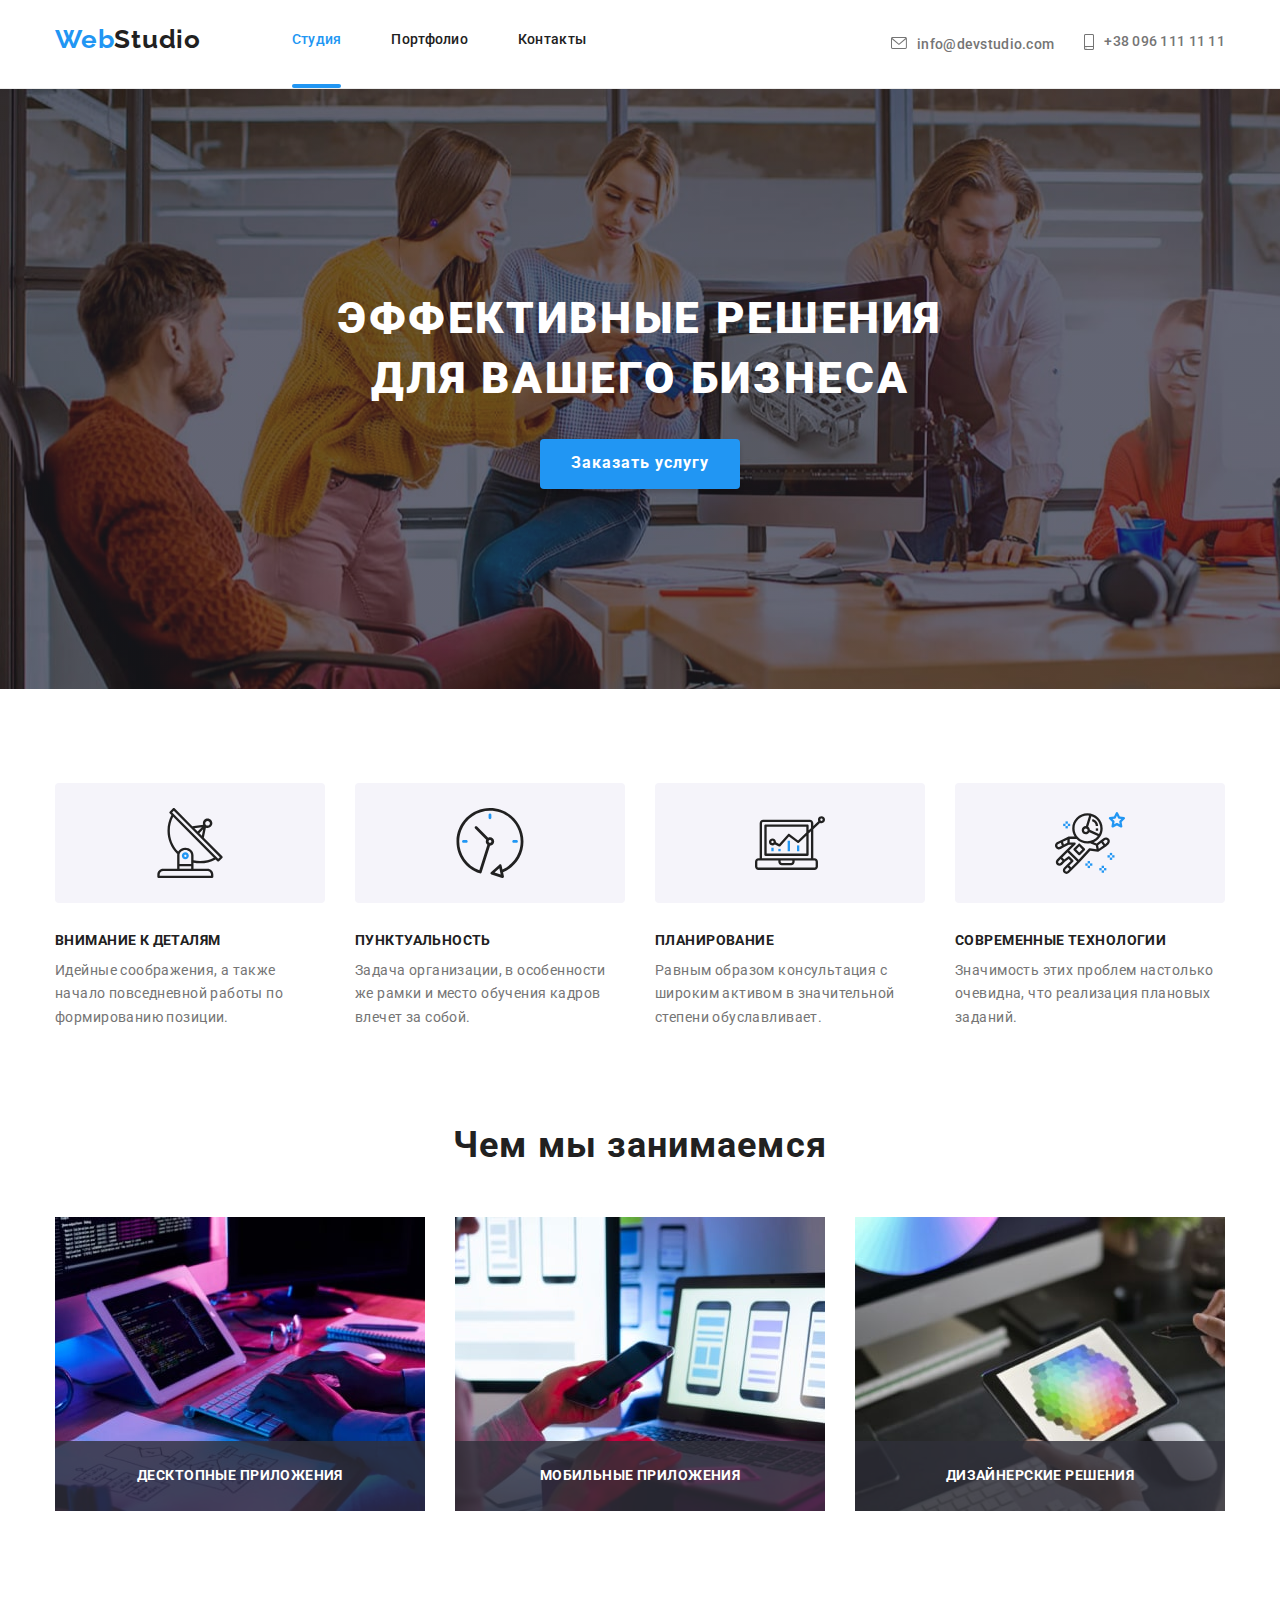
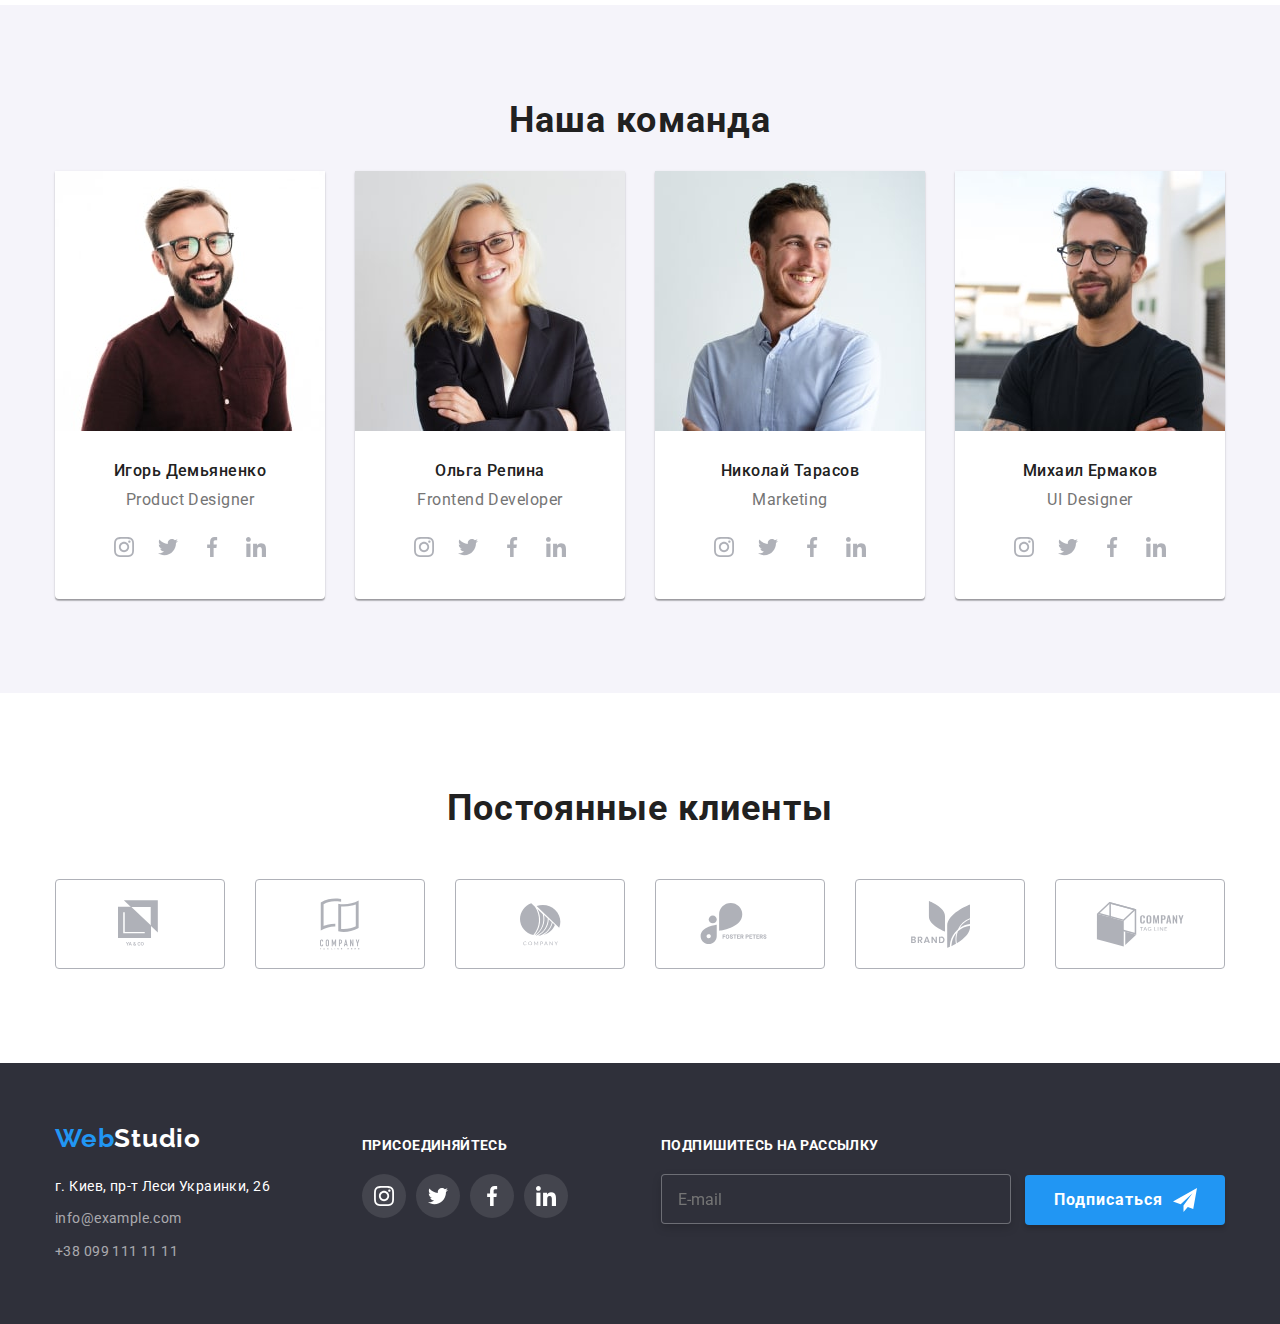
<file: index.html>
<!DOCTYPE html>
<html lang="ru">
    <head>
        <meta charset="UTF-8">
        <meta name="viewport" content="width=device-width, initial-scale=1.0">
        <title>hw-8-studio</title>
        <link href="https://fonts.googleapis.com/css2?family=Raleway:wght@700&family=Roboto:wght@400;500;700;900&display=swap"
            rel="stylesheet">
        <link rel="stylesheet" href="https://cdnjs.cloudflare.com/ajax/libs/modern-normalize/1.0.0/modern-normalize.min.css" />
        <!-- <link rel="stylesheet" href="./css/slyles.css"> -->
        <link rel="stylesheet" href="./css/main.min.css">
    </head>

    <body>

        <!-- HEADER -->
        <header class="header">
            <div class="container header-container">
                <a href="./index.html" class="logo">
                    <span class="logo-web">Web</span><span class="logo-studio">Studio</span>
                </a>
                <button type="button" class="menu-button is-open" data-menu-button>
                    <svg width="18" height="18" aria-label="Переключатель мобильного меню">
                        <use class="icom-menu" href="./images/sprite.svg#icon-menu"></use>
                        <use class="icom-menu-close" href="./images/sprite.svg#icon-menu-close"></use>
                    </svg>
                </button>
                <div class="menu-container" data-menu>
                    <nav class="site-nav">
                        <ul class="site-nav-list list">
                            <li class="site-nav-list-item"><a href="./index.html" class="site-nav-link current underline">Студия</a></li>
                            <li class="site-nav-list-item"><a href="./portfolio.html" class="site-nav-link">Портфолио</a></li>
                            <li class="site-nav-list-item"><a href="" class="site-nav-link">Контакты</a></li>
                        </ul>
                    </nav>
                    <ul class="contacts list">
                        <li class="contact-item-mail">
                            <a href="mailto:info@devstudio.com" class="contacts-link">
                                <svg class="svg-mail">
                                    <use href="./images/sprite.svg#icon-envelope"></use>
                                </svg>info@devstudio.com
                            </a>
                        </li>
                        <li class="contact-item-phone">
                            <a href="tel:+380961111111" class="contacts-link">
                                <svg class="svg-phone">
                                    <use href="./images/sprite.svg#icon-smartphone"></use>
                                </svg>+38 096 111 11 11
                            </a>
                        </li>
                    </ul>
                </div>
            </div>
        </header>

        <main>

            <!-- HERO -->
                <section class="hero">
                <div class="container">
                    <h1 class="hero-title">Эффективные решения для вашего бизнеса</h1>
                    <button type="button" class="hero-button" data-modal-open><span class="hero-button-name">Заказать услугу</span></button>
                </div>
                </section>

            <!-- ADVANTAGES -->
            <section class="advantages">
                <div class="container">
                    <h2 class="visually-hidden">Преимущества</h2>
                    <ul class="advantages-list list">
                        <li class="advantages-list-item">
                            <div class="advantages-icon-bg">
                                <svg class="advantages-icon">
                                    <use href="./images/sprite.svg#icon-antenna"></use>
                                </svg>
                            </div>
                            <h3 class="advantage-title">Внимание к деталям</h3>
                            <p class="advantage-text">Идейные соображения, а также начало повседневной работы по формированию позиции.</p>
                        </li>
                        <li class="advantages-list-item">
                            <div class="advantages-icon-bg">
                                <svg class="advantages-icon">
                                    <use href="./images/sprite.svg#icon-clock"></use>
                                </svg>
                            </div>
                            <h3 class="advantage-title">Пунктуальность</h3>
                            <p class="advantage-text">Задача организации, в особенности же рамки и место обучения кадров влечет за собой.
                            </p>
                        </li>
                        <li class="advantages-list-item">
                            <div class="advantages-icon-bg">
                                <svg class="advantages-icon">
                                    <use href="./images/sprite.svg#icon-diagram"></use>
                                </svg>
                            </div>
                            <h3 class="advantage-title">Планирование</h3>
                            <p class="advantage-text">Равным образом консультация с широким активом в значительной степени обуславливает.
                            </p>
                        </li>
                        <li class="advantages-list-item">
                            <div class="advantages-icon-bg">
                                <svg class="advantages-icon">
                                    <use href="./images/sprite.svg#icon-astronaut"></use>
                                </svg>
                            </div>
                            <h3 class="advantage-title">Современные технологии</h3>
                            <p class="advantage-text">Значимость этих проблем настолько очевидна, что реализация плановых заданий.</p>
                        </li>
                    </ul>
                </div>
            </section>

            <!-- ACTIVITY -->
            <section class="activity">
                <div class="container">
                    <h2 class="activity-title">Чем мы занимаемся</h2>
                    <ul class="activity-list list">
                        <li class="activity-item">
                            <h3 class="activity-name">Десктопные приложения</h3>
                            <img src="./images/activity/img-1.jpg" alt="пример деятельности один" width="370">
                        </li>
                        <li class="activity-item-2">
                            <h3 class="activity-name name-2">Мобильные приложения</h3>
                            <img src="./images/activity/img-2.jpg" alt="пример деятельности два" width="370">
                        </li>
                        <li class="activity-item-3">
                            <h3 class="activity-name name-3">Дизайнерские решения</h3>
                            <img src="./images/activity/img-3.jpg" alt="пример деятельности три" width="370">
                        </li>
                    </ul>
                </div>
            </section>
            
            <!-- TEAM -->
            <section class="team">
                <div class="container">
                    <h2 class="team-title">Наша команда</h2>
                    <ul class="team-list list">
                        <li class="team-list-item">
                            <picture>
                                <source
                                srcset="./images/team/desktop/1-desktop.jpg 1x, ./images/team/desktop/1-desktop@2x.jpg 2x"
                                media="(min-width: 1200px)">
                                <source srcset="./images/team/tablet/1-tablet.jpg 1x, ./images/team/tablet/1-tablet@2x.jpg 2x"
                                media="(min-width: 768px)">
                                <source srcset="./images/team/mobile/1-mobile.jpg 1x, ./images/team/mobile/1-mobile@2x.jpg 2x"
                                media="(min-width: 320px)">
                                <img class="team-list-item-img" src="./images/team/mobile/1-mobile.jpg" alt="фотография Игоря Демьяненко">
                            </picture>
                            <div class="team-card-info">
                                <h3 class="team-name">Игорь Демьяненко</h3>
                                <p class="team-profession">Product Designer</p>
                                <ul class="social-list list">
                                    <li class="social-list-item"><a href="" class="social-list-link">
                                        <svg class="social-icon">
                                            <use href="./images/sprite.svg#icon-instagram"></use>
                                        </svg></a>
                                    </li>
                                    <li class="social-list-item"><a href="" class="social-list-link">
                                        <svg class="social-icon">
                                            <use href="./images/sprite.svg#icon-twitter"></use>
                                        </svg></a>
                                    </li>
                                    <li class="social-list-item"><a href="" class="social-list-link">
                                        <svg class="social-icon">
                                            <use href="./images/sprite.svg#icon-facebook"></use>
                                        </svg></a>
                                    </li>
                                    <li class="social-list-item"><a href="" class="social-list-link">
                                        <svg class="social-icon">
                                            <use href="./images/sprite.svg#icon-linkedin"></use>
                                        </svg></a>
                                    </li>
                                </ul>
                            </div>
                        </li>
                        <li class="team-list-item">
                            <picture>
                                <source srcset="./images/team/desktop/2-desktop.jpg 1x, ./images/team/desktop/2-desktop@2x.jpg 2x"
                                    media="(min-width: 1200px)">
                                <source srcset="./images/team/tablet/2-tablet.jpg 1x, ./images/team/tablet/2-tablet@2x.jpg 2x"
                                    media="(min-width: 768px)">
                                <source srcset="./images/team/mobile/2-mobile.jpg 1x, ./images/team/mobile/2-mobile@2x.jpg 2x"
                                    media="(min-width: 320px)">
                                <img class="team-list-item-img" src="./images/team/mobile/2-mobile.jpg" alt="фотография Ольги Репиной">
                            </picture>
                            <div class="team-card-info">
                                <h3 class="team-name">Ольга Репина</h3>
                                <p class="team-profession">Frontend Developer</p>
                                <ul class="social-list list">
                                    <li class="social-list-item"><a href="" class="social-list-link">
                                            <svg class="social-icon">
                                                <use href="./images/sprite.svg#icon-instagram"></use>
                                            </svg></a>
                                    </li>
                                    <li class="social-list-item"><a href="" class="social-list-link">
                                            <svg class="social-icon">
                                                <use href="./images/sprite.svg#icon-twitter"></use>
                                            </svg></a>
                                    </li>
                                    <li class="social-list-item"><a href="" class="social-list-link">
                                            <svg class="social-icon">
                                                <use href="./images/sprite.svg#icon-facebook"></use>
                                            </svg></a>
                                    </li>
                                    <li class="social-list-item"><a href="" class="social-list-link">
                                            <svg class="social-icon">
                                                <use href="./images/sprite.svg#icon-linkedin"></use>
                                            </svg></a>
                                    </li>
                                </ul>
                            </div>
                        </li>
                        <li class="team-list-item">
                            <picture>
                                <source srcset="./images/team/desktop/3-desktop.jpg 1x, ./images/team/desktop/3-desktop@2x.jpg 2x"
                                    media="(min-width: 1200px)">
                                <source srcset="./images/team/tablet/3-tablet.jpg 1x, ./images/team/tablet/3-tablet@2x.jpg 2x"
                                    media="(min-width: 768px)">
                                <source srcset="./images/team/mobile/3-mobile.jpg 1x, ./images/team/mobile/3-mobile@2x.jpg 2x"
                                    media="(min-width: 320px)">
                                <img class="team-list-item-img" src="./images/team/mobile/3-mobile.jpg" alt="фотография Николая Тарасова">
                            </picture>
                            <div class="team-card-info">
                                <h3 class="team-name">Николай Тарасов</h3>
                                <p class="team-profession">Marketing</p>
                                <ul class="social-list list">
                                    <li class="social-list-item"><a href="" class="social-list-link">
                                            <svg class="social-icon">
                                                <use href="./images/sprite.svg#icon-instagram"></use>
                                            </svg></a>
                                    </li>
                                    <li class="social-list-item"><a href="" class="social-list-link">
                                            <svg class="social-icon">
                                                <use href="./images/sprite.svg#icon-twitter"></use>
                                            </svg></a>
                                    </li>
                                    <li class="social-list-item"><a href="" class="social-list-link">
                                            <svg class="social-icon">
                                                <use href="./images/sprite.svg#icon-facebook"></use>
                                            </svg></a>
                                    </li>
                                    <li class="social-list-item"><a href="" class="social-list-link">
                                            <svg class="social-icon">
                                                <use href="./images/sprite.svg#icon-linkedin"></use>
                                            </svg></a>
                                    </li>
                                </ul>
                            </div>
                        </li>
                        <li class="team-list-item">
                            <picture>
                                <source srcset="./images/team/desktop/4-desktop.jpg 1x, ./images/team/desktop/4-desktop@2x.jpg 2x"
                                    media="(min-width: 1200px)">
                                <source srcset="./images/team/tablet/4-tablet.jpg 1x, ./images/team/tablet/4-tablet@2x.jpg 2x"
                                    media="(min-width: 768px)">
                                <source srcset="./images/team/mobile/4-mobile.jpg 1x, ./images/team/mobile/4-mobile@2x.jpg 2x"
                                    media="(min-width: 320px)">
                                <img class="team-list-item-img" src="./images/team/mobile/4-mobile.jpg" alt="фотография Михаила Ермакова">
                            </picture>
                            <div class="team-card-info">
                                <h3 class="team-name">Михаил Ермаков</h3>
                                <p class="team-profession">UI Designer</p>
                                <ul class="social-list list">
                                    <li class="social-list-item"><a href="" class="social-list-link">
                                            <svg class="social-icon">
                                                <use href="./images/sprite.svg#icon-instagram"></use>
                                            </svg></a>
                                    </li>
                                    <li class="social-list-item"><a href="" class="social-list-link">
                                            <svg class="social-icon">
                                                <use href="./images/sprite.svg#icon-twitter"></use>
                                            </svg></a>
                                    </li>
                                    <li class="social-list-item"><a href="" class="social-list-link">
                                            <svg class="social-icon">
                                                <use href="./images/sprite.svg#icon-facebook"></use>
                                            </svg></a>
                                    </li>
                                    <li class="social-list-item"><a href="" class="social-list-link">
                                            <svg class="social-icon">
                                                <use href="./images/sprite.svg#icon-linkedin"></use>
                                            </svg></a>
                                    </li>
                                </ul>
                            </div>
                        </li>
                    </ul>
                </div>
            </section>

            <!-- CLIENT -->
            <section class="client">
                <div class="container">
                    <h2 class="client-title">Постоянные клиенты</h2>
                    <ul class="client-list list">
                        <li class="client-list-item">
                            <a href="" class="client-list-link">
                                <svg class="client-logo" width="44" height="49">
                                    <use href="./images/sprite.svg#icon-client-logo-1"></use>
                                </svg>
                            </a></li>
                        <li class="client-list-item">
                            <a href="" class="client-list-link">
                                <svg class="client-logo" width="40" height="52">
                                    <use href="./images/sprite.svg#icon-client-logo-2"></use>
                                </svg>
                            </a></li>
                        <li class="client-list-item">
                            <a href="" class="client-list-link">
                                <svg class="client-logo" width="41" height="43">
                                    <use href="./images/sprite.svg#icon-client-logo-3"></use>
                                </svg>
                            </a></li>
                        <li class="client-list-item">
                            <a href="" class="client-list-link">
                                <svg class="client-logo" width="80" height="42">
                                    <use href="./images/sprite.svg#icon-client-logo-4"></use>
                                </svg>
                            </a></li>
                        <li class="client-list-item">
                            <a href="" class="client-list-link">
                                <svg class="client-logo" width="59" height="47">
                                    <use href="./images/sprite.svg#icon-client-logo-5"></use>
                                </svg>
                            </a></li>
                        <li class="client-list-item">
                            <a href="" class="client-list-link">
                                <svg class="client-logo" width="89" height="45">
                                    <use href="./images/sprite.svg#icon-client-logo-6"></use>
                                </svg>
                            </a></li>
                    </ul>
                </div>
            </section>
        </main>

        <!-- FOOTER -->
        <footer class="footer">
            <div class="container footer-container">
                <div class="footer-address">
                    <a href="./index.html" class="logo logo-footer">
                        <span class="logo-web">Web</span><span class="logo-studio-footer">Studio</span>
                    </a>
                    <address class="address">
                        <ul class="address-list list">
                            <li class="address-list-item">
                                <p class="address-list-address">г. Киев, пр-т Леси Украинки, 26</p>
                            </li>
                            <li class="address-list-item">
                                <a href="mailto:info@example.com" class="address-list-mail">info@example.com</a> <br />
                            </li>
                            <li class="address-list-item">
                                <a href="tel:+380991111111" class="address-list-tel">+38 099 111 11 11</a>
                            </li>
                        </ul>
                    </address>
                </div>
                <div class="footer-social">
                    <h3 class="footer-social-title">присоединяйтесь</h3>
                    <ul class="footer-social-list list">
                        <li><a href="" class="social-list-link footer-icon-bg">
                                <svg class="social-icon footer-icon-color">
                                    <use href="./images/sprite.svg#icon-instagram"></use>
                                </svg></a>
                        </li>
                        <li><a href="" class="social-list-link footer-icon-bg">
                                <svg class="social-icon footer-icon-color">
                                    <use href="./images/sprite.svg#icon-twitter"></use>
                                </svg></a>
                        </li>
                        <li><a href="" class="social-list-link footer-icon-bg">
                                <svg class="social-icon footer-icon-color">
                                    <use href="./images/sprite.svg#icon-facebook"></use>
                                </svg></a>
                        </li>
                        <li><a href="" class="social-list-link footer-icon-bg">
                                <svg class="social-icon footer-icon-color">
                                    <use href="./images/sprite.svg#icon-linkedin"></use>
                                </svg></a>
                        </li>
                    </ul>
                </div>
                <form class="footer-form">
                    <h3 class="footer-form-title">Подпишитесь на рассылку</h3>
                        <input class="footer-form-input" type="email" name="user-email" placeholder="E-mail">
                    <button type="button" class="footer-form-btn"><span class="footer-form-btn-name">Подписаться</span> 
                        <svg class="footer-form-svg" width="24" height="24">
                            <use href="./images/sprite.svg#icon-icon-telegram"></use>
                        </svg>
                    </button>
                </form>
            </div>
        </footer>

        <!-- BACKDROP -->
        <div class="backdrop is-hidden" data-modal>
            <div class="modal">
                <button type="button" class="modal-close-btn" data-modal-close>
                    <svg class="modal-icon-close" width="12" height="12">
                        <use href="./images/sprite.svg#icon-icon-close"></use>
                    </svg>
                </button>
                <p class="modal-title-text">Оставьте свои данные, мы вам перезвоним</p>
                <form action="" class="modal-form">
                    <label class="modal-form-field">
                        Имя
                        <span class="modal-form-input-wrapper">
                            <input type="text" name="user-name" class="modal-form-input">
                            <svg class="modal-form-icon">
                                <use href="./images/sprite.svg#icon-icon-person"></use>
                            </svg>
                        </span>
                    </label>
                    <label class="modal-form-field">
                        Телефон
                        <span class="modal-form-input-wrapper">
                            <input type="tel" name="user-tel" class="modal-form-input">
                            <svg class="modal-form-icon">
                                <use href="./images/sprite.svg#icon-icon-phone"></use>
                            </svg>
                        </span>
                    </label>
                    <label class="modal-form-field">
                        Почта
                        <span class="modal-form-input-wrapper">
                            <input type="email" name="user-email" class="modal-form-input">
                            <svg class="modal-form-icon">
                                <use href="./images/sprite.svg#icon-icon-email"></use>
                            </svg>
                        </span>
                    </label>
                    <label class="modal-form-field">
                        Комментарий
                        <textarea name="user-comment" class="modal-form-comment" placeholder="Введите текст"></textarea>
                    </label>
                    <input type="checkbox" name="user-policy" value="user-policy-ok" class="modal-form-policy visually-hidden" id="policy">
                    <label for="policy" class="contact-form-policy-label">
                        <svg class="modal-icon-check" width="13" height="11">
                            <use href="./images/sprite.svg#icon-icon-check"></use>
                        </svg>
                        Соглашаюсь с рассылкой и принимаю&nbsp;<a href="">Условия договора</a>
                    </label>
                    <button type="submit" class="modal-form-btn">Отправить</button>
                </form>
            </div>
        </div>

        <script src="./js/menu.js"></script>
        <script src="./js/modal.js"></script>
    </body>
</html>
</file>
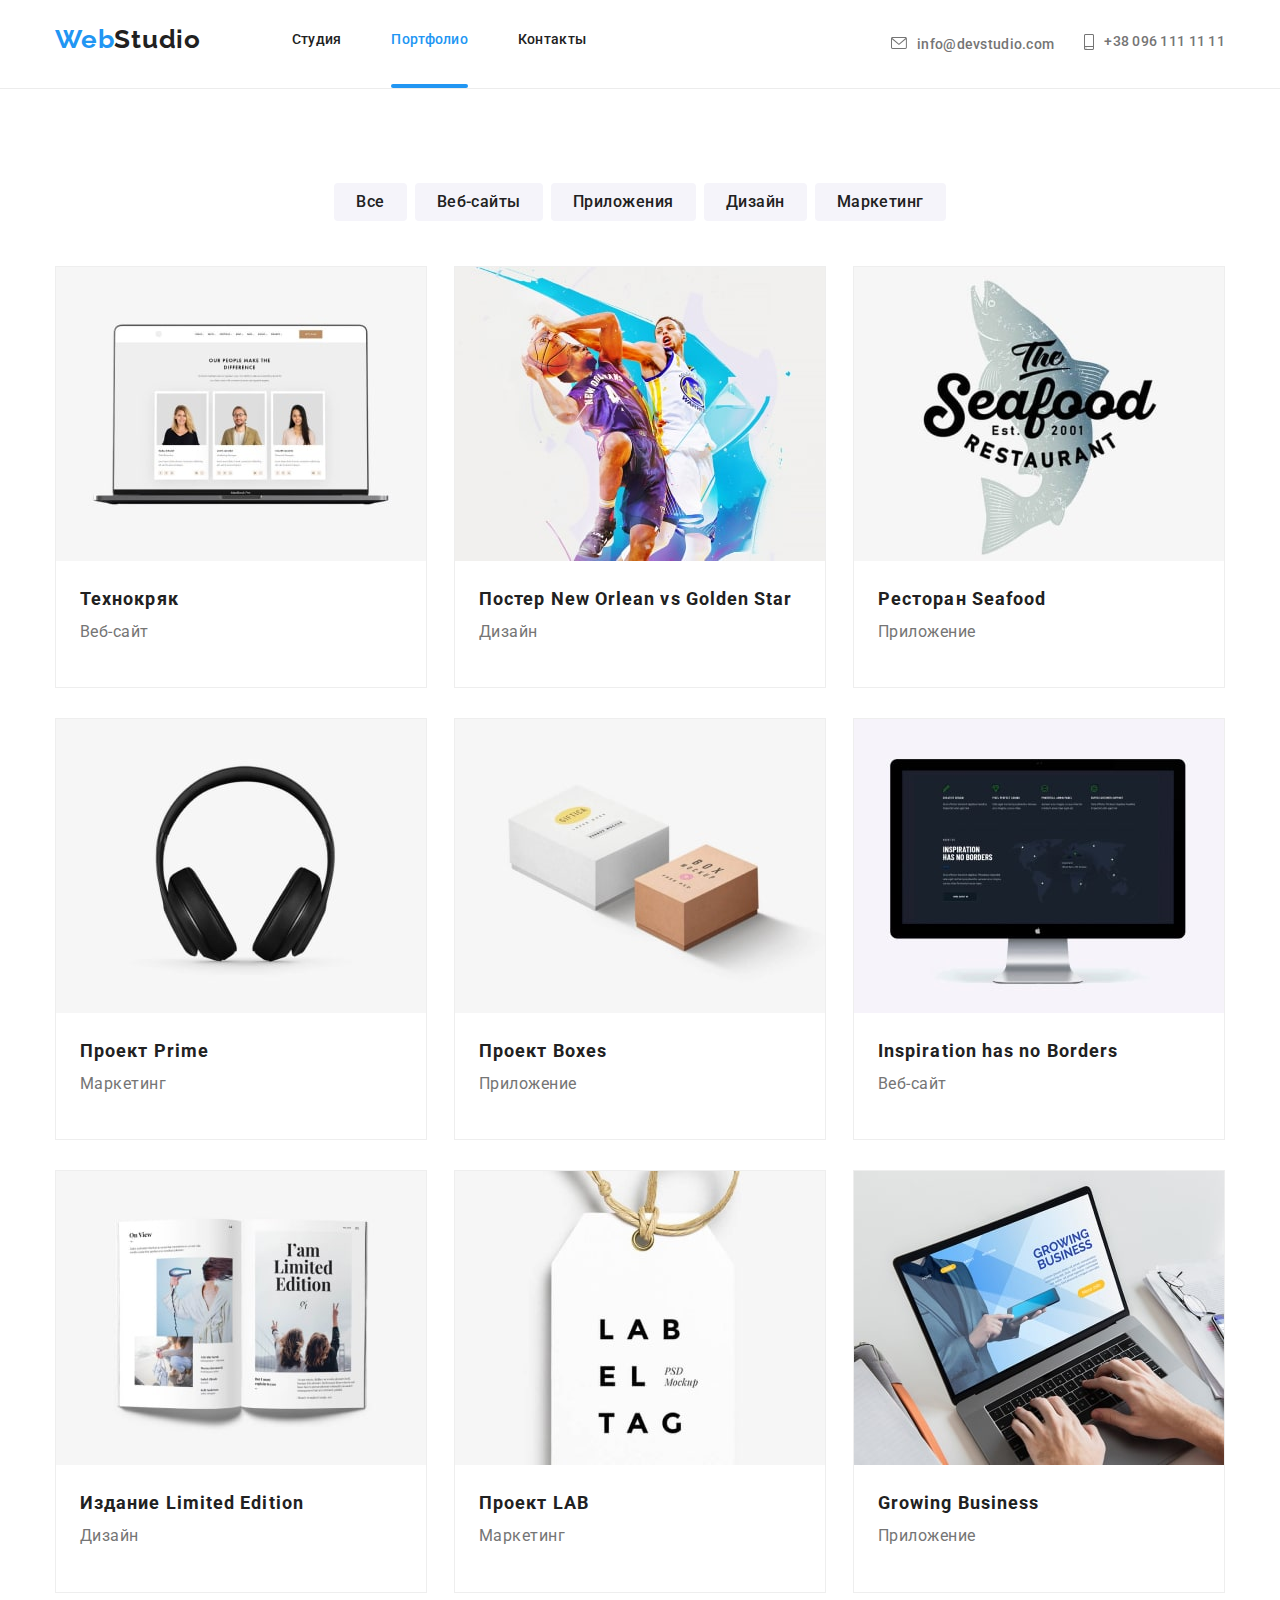
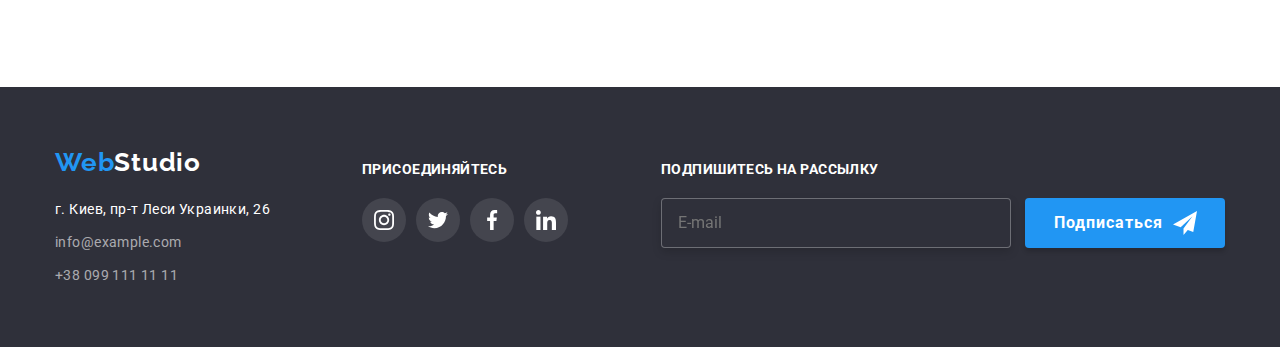
<file: portfolio.html>
<!DOCTYPE html>
<html lang="ru">
    <head>
        <meta charset="UTF-8">
        <meta name="viewport" content="width=device-width, initial-scale=1.0">
        <title>hw-8-portfolio</title>
        <link href="https://fonts.googleapis.com/css2?family=Raleway:wght@700&family=Roboto:wght@400;500;700;900&display=swap"
            rel="stylesheet">
        <link rel="stylesheet" href="https://cdnjs.cloudflare.com/ajax/libs/modern-normalize/1.0.0/modern-normalize.min.css" />
        <!-- <link rel="stylesheet" href="./css/slyles.css"> -->
        <link rel="stylesheet" href="./css/portfolio.min.css">
    </head>

    <body>
        <!-- HEADER -->
        <header class="header">
            <div class="container header-container">
                <a href="./index.html" class="logo">
                    <span class="logo-web">Web</span><span class="logo-studio">Studio</span>
                </a>
                <button type="button" class="menu-button is-open" data-menu-button>
                    <svg width="18" height="18" aria-label="Переключатель мобильного меню">
                        <use class="icom-menu" href="./images/sprite.svg#icon-menu"></use>
                        <use class="icom-menu-close" href="./images/sprite.svg#icon-menu-close"></use>
                    </svg>
                </button>
                <div class="menu-container" data-menu>
                    <nav class="site-nav">
                        <ul class="site-nav-list list">
                            <li class="site-nav-list-item"><a href="./index.html"
                                    class="site-nav-link">Студия</a></li>
                            <li class="site-nav-list-item"><a href="./portfolio.html" class="site-nav-link current underline">Портфолио</a></li>
                            <li class="site-nav-list-item"><a href="" class="site-nav-link">Контакты</a></li>
                        </ul>
                    </nav>
                    <ul class="contacts list">
                        <li class="contact-item-mail">
                            <a href="mailto:info@devstudio.com" class="contacts-link">
                                <svg class="svg-mail">
                                    <use href="./images/sprite.svg#icon-envelope"></use>
                                </svg>info@devstudio.com
                            </a>
                        </li>
                        <li class="contact-item-phone">
                            <a href="tel:+380961111111" class="contacts-link">
                                <svg class="svg-phone">
                                    <use href="./images/sprite.svg#icon-smartphone"></use>
                                </svg>+38 096 111 11 11
                            </a>
                        </li>
                    </ul>
                </div>
            </div>
        </header>

        <main>

            <!-- PORTFOLIO -->
            <section class="portfolio">
                <h1 class="visually-hidden">Примеры работ</h1>
                <!-- фильтр по примерам работ -->
                <div class="container">
                    <ul class="portfolio-filter-list list">
                        <li class="portfolio-filter-item"><button class="filter-button">Все</button></li>
                        <li class="portfolio-filter-item"><button class="filter-button">Веб-сайты</button></li>
                        <li class="portfolio-filter-item"><button class="filter-button">Приложения</button></li>
                        <li class="portfolio-filter-item"><button class="filter-button">Дизайн</button></li>
                        <li class="portfolio-filter-item"><button class="filter-button">Маркетинг</button></li>
                    </ul>
                    
                    <!-- примеры работ -->
                    <ul class="portfolio-list list">
                        <li class="portfolio-list-item">
                            <a href="" class="portfolio-link">
                                <div class="portfolio-overlay">
                                    <p class="portfolio-overlay-text">Технокряк это современная площадка распространения коронавируса. Компании используют эту платформу для цифрового
                                    шпионажа и атак на защищённые сервера конкурентов.</p>
                                    <picture>
                                        <source srcset="./images/portfolio/desktop/1-desktop.jpg 1x, ./images/portfolio/desktop/1-desktop@2x.jpg 2x"
                                            media="(min-width: 1200px)">
                                        <source srcset="./images/portfolio/tablet/1-tablet.jpg 1x, ./images/portfolio/tablet/1-tablet@2x.jpg 2x"
                                            media="(min-width: 768px)">
                                        <source srcset="./images/portfolio/mobile/1-mobile.jpg 1x, ./images/portfolio/mobile/1-mobile@2x.jpg 2x"
                                            media="(min-width: 480px)">
                                        <img src="./images/portfolio/mobile/1-mobile.jpg" alt="ноутбук">
                                    </picture>
                                </div>
                                <div class="card-info">
                                    <h2 class="examples-name">Технокряк</h2>
                                    <p class="examples-direction">Веб-сайт</p>
                                </div>
                            </a>
                        </li>
                        <li class="portfolio-list-item">
                            <picture>
                                <source srcset="./images/portfolio/desktop/2-desktop.jpg 1x, ./images/portfolio/desktop/2-desktop@2x.jpg 2x"
                                    media="(min-width: 1200px)">
                                <source srcset="./images/portfolio/tablet/2-tablet.jpg 1x, ./images/portfolio/tablet/2-tablet@2x.jpg 2x"
                                    media="(min-width: 768px)">
                                <source srcset="./images/portfolio/mobile/2-mobile.jpg 1x, ./images/portfolio/mobile/2-mobile@2x.jpg 2x"
                                    media="(min-width: 480px)">
                                <img src="./images/portfolio/mobile/2-mobile.jpg" alt="постер New Orlean vs Golden Star">
                            </picture>
                            <div class="card-info">
                                <h2 class="examples-name">Постер New Orlean vs Golden Star</h2>
                                <p class="examples-direction">Дизайн</p>
                            </div>
                        </li>
                        <li class="portfolio-list-item">
                            <picture>
                                <source srcset="./images/portfolio/desktop/3-desktop.jpg 1x, ./images/portfolio/desktop/3-desktop@2x.jpg 2x"
                                    media="(min-width: 1200px)">
                                <source srcset="./images/portfolio/tablet/3-tablet.jpg 1x, ./images/portfolio/tablet/3-tablet@2x.jpg 2x"
                                    media="(min-width: 768px)">
                                <source srcset="./images/portfolio/mobile/3-mobile.jpg 1x, ./images/portfolio/mobile/3-mobile@2x.jpg 2x"
                                    media="(min-width: 480px)">
                                <img src="./images/portfolio/mobile/3-mobile.jpg" alt="логотип ресторана Seafood">
                            </picture>
                            <div class="card-info">
                                <h2 class="examples-name">Ресторан Seafood</h2>
                                <p class="examples-direction">Приложение</p>
                            </div>
                        </li>
                        <li class="portfolio-list-item">
                            <picture>
                                <source srcset="./images/portfolio/desktop/4-desktop.jpg 1x, ./images/portfolio/desktop/4-desktop@2x.jpg 2x"
                                    media="(min-width: 1200px)">
                                <source srcset="./images/portfolio/tablet/4-tablet.jpg 1x, ./images/portfolio/tablet/4-tablet@2x.jpg 2x"
                                    media="(min-width: 768px)">
                                <source srcset="./images/portfolio/mobile/4-mobile.jpg 1x, ./images/portfolio/mobile/4-mobile@2x.jpg 2x"
                                    media="(min-width: 480px)">
                                <img src="./images/portfolio/mobile/4-mobile.jpg" alt="наушники">
                            </picture>
                            <div class="card-info">
                                <h2 class="examples-name">Проект Prime</h2>
                                <p class="examples-direction">Маркетинг</p>
                            </div>
                        </li>
                        <li class="portfolio-list-item">
                            <picture>
                                <source srcset="./images/portfolio/desktop/5-desktop.jpg 1x, ./images/portfolio/desktop/5-desktop@2x.jpg 2x"
                                    media="(min-width: 1200px)">
                                <source srcset="./images/portfolio/tablet/5-tablet.jpg 1x, ./images/portfolio/tablet/5-tablet@2x.jpg 2x"
                                    media="(min-width: 768px)">
                                <source srcset="./images/portfolio/mobile/5-mobile.jpg 1x, ./images/portfolio/mobile/5-mobile@2x.jpg 2x"
                                    media="(min-width: 480px)">
                                <img src="./images/portfolio/mobile/5-mobile.jpg" alt="две коробки">
                            </picture>
                            <div class="card-info">
                                <h2 class="examples-name">Проект Boxes</h2>
                                <p class="examples-direction">Приложение</p>
                            </div>
                        </li>
                        <li class="portfolio-list-item">
                            <picture>
                                <source srcset="./images/portfolio/desktop/6-desktop.jpg 1x, ./images/portfolio/desktop/6-desktop@2x.jpg 2x"
                                    media="(min-width: 1200px)">
                                <source srcset="./images/portfolio/tablet/6-tablet.jpg 1x, ./images/portfolio/tablet/6-tablet@2x.jpg 2x"
                                    media="(min-width: 768px)">
                                <source srcset="./images/portfolio/mobile/6-mobile.jpg 1x, ./images/portfolio/mobile/6-mobile@2x.jpg 2x"
                                    media="(min-width: 480px)">
                                <img src="./images/portfolio/mobile/6-mobile.jpg" alt="монитор">
                            </picture>
                            <div class="card-info">
                                <h2 class="examples-name">Inspiration has no Borders</h2>
                                <p class="examples-direction">Веб-сайт</p>
                            </div>
                        </li>
                        <li class="portfolio-list-item">
                            <picture>
                                <source srcset="./images/portfolio/desktop/7-desktop.jpg 1x, ./images/portfolio/desktop/7-desktop@2x.jpg 2x"
                                    media="(min-width: 1200px)">
                                <source srcset="./images/portfolio/tablet/7-tablet.jpg 1x, ./images/portfolio/tablet/7-tablet@2x.jpg 2x"
                                    media="(min-width: 768px)">
                                <source srcset="./images/portfolio/mobile/7-mobile.jpg 1x, ./images/portfolio/mobile/7-mobile@2x.jpg 2x"
                                    media="(min-width: 480px)">
                                <img src="./images/portfolio/mobile/7-mobile.jpg" alt="книга">
                            </picture>
                            <div class="card-info">
                                <h2 class="examples-name">Издание Limited Edition</h2>
                                <p class="examples-direction">Дизайн</p>
                            </div>
                        </li>
                        <li class="portfolio-list-item">
                            <picture>
                                <source srcset="./images/portfolio/desktop/8-desktop.jpg 1x, ./images/portfolio/desktop/8-desktop@2x.jpg 2x"
                                    media="(min-width: 1200px)">
                                <source srcset="./images/portfolio/tablet/8-tablet.jpg 1x, ./images/portfolio/tablet/8-tablet@2x.jpg 2x"
                                    media="(min-width: 768px)">
                                <source srcset="./images/portfolio/mobile/8-mobile.jpg 1x, ./images/portfolio/mobile/8-mobile@2x.jpg 2x"
                                    media="(min-width: 480px)">
                                <img src="./images/portfolio/mobile/8-mobile.jpg" alt="логотип проекта LAB">
                            </picture>
                            <div class="card-info">
                                <h2 class="examples-name">Проект LAB</h2>
                                <p class="examples-direction">Маркетинг</p>
                            </div>
                        </li>
                        <li class="portfolio-list-item">
                            <picture>
                                <source srcset="./images/portfolio/desktop/9-desktop.jpg 1x, ./images/portfolio/desktop/9-desktop@2x.jpg 2x"
                                    media="(min-width: 1200px)">
                                <source srcset="./images/portfolio/tablet/9-tablet.jpg 1x, ./images/portfolio/tablet/9-tablet@2x.jpg 2x"
                                    media="(min-width: 768px)">
                                <source srcset="./images/portfolio/mobile/9-mobile.jpg 1x, ./images/portfolio/mobile/9-mobile@2x.jpg 2x"
                                    media="(min-width: 480px)">
                                <img src="./images/portfolio/mobile/9-mobile.jpg" alt="работа за ноутбуком">
                            </picture>
                            <div class="card-info">
                                <h2 class="examples-name">Growing Business</h2>
                                <p class="examples-direction">Приложение</p>
                            </div>
                        </li>
                    </ul>
                </div>
            </section>
        </main>

        <!-- FOOTER -->
        <footer class="footer">
            <div class="container footer-container">
                <div class="footer-address">
                    <a href="./index.html" class="logo logo-footer">
                        <span class="logo-web">Web</span><span class="logo-studio-footer">Studio</span>
                    </a>
                    <address class="address">
                        <ul class="address-list list">
                            <li class="address-list-item">
                                <p class="address-list-address">г. Киев, пр-т Леси Украинки, 26</p>
                            </li>
                            <li class="address-list-item">
                                <a href="mailto:info@example.com" class="address-list-mail">info@example.com</a> <br />
                            </li>
                            <li class="address-list-item">
                                <a href="tel:+380991111111" class="address-list-tel">+38 099 111 11 11</a>
                            </li>
                        </ul>
                    </address>
                </div>
                <div class="footer-social">
                    <h3 class="footer-social-title">присоединяйтесь</h3>
                    <ul class="footer-social-list list">
                        <li><a href="" class="social-list-link footer-icon-bg">
                                <svg class="social-icon footer-icon-color">
                                    <use href="./images/sprite.svg#icon-instagram"></use>
                                </svg></a>
                        </li>
                        <li><a href="" class="social-list-link footer-icon-bg">
                                <svg class="social-icon footer-icon-color">
                                    <use href="./images/sprite.svg#icon-twitter"></use>
                                </svg></a>
                        </li>
                        <li><a href="" class="social-list-link footer-icon-bg">
                                <svg class="social-icon footer-icon-color">
                                    <use href="./images/sprite.svg#icon-facebook"></use>
                                </svg></a>
                        </li>
                        <li><a href="" class="social-list-link footer-icon-bg">
                                <svg class="social-icon footer-icon-color">
                                    <use href="./images/sprite.svg#icon-linkedin"></use>
                                </svg></a>
                        </li>
                    </ul>
                </div>
                <form class="footer-form">
                    <h3 class="footer-form-title">Подпишитесь на рассылку</h3>
                        <input class="footer-form-input" type="email" name="user-email" placeholder="E-mail">
                    <button type="button" class="footer-form-btn"><span class="footer-form-btn-name">Подписаться</span> 
                        <svg class="footer-form-svg" width="24" height="24">
                            <use href="./images/sprite.svg#icon-icon-telegram"></use>
                        </svg>
                    </button>
                </form>
            </div>
        </footer>

        <script src="./js/menu.js"></script>
    </body>
</html>
</file>
<file: css/slyles.css>
/* основной цвет текста: #757575; */
/* вторичный цвет текста: #212121; */

/* акцент: #2196F3; */
/* белый: #FFFFFF; */

/* темный фон background: #2F303A; */
/* серый фон background: #F5F4FA; */

:root {
  --primary-text-color: #757575;
  --title-text-color: #212121;

  --accent-color: #2196f3;
  --white-color: #ffffff;

  --dark-background: #2f303a;
  --gray-background: #f5f4fa;
}

*,
*::before,
*::after {
  margin: 0;
  padding: 0;
}

body {
  background-color: var(--white-color);
  color: var(--primary-text-color);

  font-family: Roboto, sans-serif;
}

img {
  display: block;
}

.list {
  list-style: none;
}

.container {
  width: 1200px;
  padding: 0 15px;
  margin: 0 auto;

  /* outline: 1px solid red;
  background-color: aquamarine; */
}

.visually-hidden {
  position: absolute !important;
  clip: rect(1px 1px 1px 1px);
  /* IE6, IE7 */
  clip: rect(1px, 1px, 1px, 1px);
  padding: 0 !important;
  border: 0 !important;
  height: 1px !important;
  width: 1px !important;
  overflow: hidden;
}

/* ==========COMPONENTS========== */

/* ==========COMPONENTS END========== */

/* ==========HEADER========== */

/* лого */

.header {
  border-bottom: 1px solid #ececec;
}

.header .container {
  display: flex;
  align-items: center;
}

.logo {
  font-family: Raleway, sans-serif;
  font-weight: 700;
  font-size: 26px;
  line-height: 1.2;
  letter-spacing: 0.03em;
  text-decoration: none;

  margin-right: 93px;
}

.logo-web {
  color: var(--accent-color);

  font-family: Raleway, sans-serif;
}

.logo-studio {
  color: var(--title-text-color);

  font-family: Raleway, sans-serif;
  font-weight: 700;
  font-size: 26px;
  line-height: 1.2;
  letter-spacing: 0.03em;
}

/* главная навигация */

.site-nav {
  display: flex;
  align-items: center;
}

.site-nav-link {
  color: var(--title-text-color);

  font-weight: 500;
  font-size: 14px;
  line-height: 1.14;
  letter-spacing: 0.02em;
  text-decoration: none;

  display: block;
  min-height: 80px;

  position: relative;
  padding-top: 32px;

  transition: color 250ms cubic-bezier(0.4, 0, 0.2, 1);
}

.site-nav-link::after {
  content: "";

  display: block;
  width: 100%;
  height: 4px;
  border-radius: 2px;
  background-color: var(--accent-color);

  position: absolute;
  bottom: 0;

  opacity: 0;
  transition: opacity 250ms cubic-bezier(0.4, 0, 0.2, 1);
}

.underline::after {
  opacity: 1;
}

.site-nav-link:hover,
.site-nav-link:focus {
  color: var(--accent-color);
}

.site-nav-list {
  display: flex;
  align-items: center;
}

.site-nav-list-item:not(:last-child) {
  margin-right: 50px;
}

.current {
  color: var(--accent-color);
}

/* ссылки на почти и телефон */

.contacts {
  display: flex;
}

.header .contacts {
  margin-left: auto;
}

.contacts .contacts-link {
  color: var(--primary-text-color);

  font-weight: 500;
  font-size: 14px;
  line-height: 1.14;
  letter-spacing: 0.02em;
  text-decoration: none;
  display: inline-flex;

  transition: color 250ms cubic-bezier(0.4, 0, 0.2, 1);
}

.contacts-link:hover .svg-mail,
.contacts-link:focus .svg-mail {
  color: var(--accent-color);
  fill: var(--accent-color);
}

.contacts-link:hover .svg-phone,
.contacts-link:focus .svg-phone {
  color: var(--accent-color);
  fill: var(--accent-color);
}

.contacts-link:hover,
.contacts-link:focus {
  color: var(--accent-color);
  fill: var(--accent-color);
}

.svg-mail {
  width: 16px;
  height: 12px;
  margin-right: 10px;
  fill: var(--primary-text-color);

  transition: fill 250ms cubic-bezier(0.4, 0, 0.2, 1);
}

.svg-phone {
  width: 10px;
  height: 16px;
  margin-right: 10px;
  fill: var(--primary-text-color);
  transition: fill 250ms cubic-bezier(0.4, 0, 0.2, 1);
}

.contact-item-mail {
  margin-right: 50px;
}

/* ==========HEADER END========== */

/* ==========HERO========== */

.hero {
  background-color: #c4c4c4;
  background-image: linear-gradient(
      rgba(47, 48, 58, 0.4),
      rgba(47, 48, 58, 0.4)
    ),
    url("../images/bg-img.jpg");
  background-repeat: no-repeat;
  background-size: cover;
}

.hero .container {
  padding-top: 200px;
  padding-bottom: 200px;
  text-align: center;
}

.hero-title {
  width: 696px;
  margin: 0 auto;

  color: var(--white-color);

  font-family: Roboto;
  font-weight: 900;
  font-size: 44px;
  line-height: 1.4;
  letter-spacing: 0.06em;
  text-transform: uppercase;
}

.hero-button,
.footer-form-btn,
.modal-form-btn {
  background-color: var(--accent-color);

  box-shadow: 0px 4px 4px rgba(0, 0, 0, 0.15);
  border-radius: 4px;
  border: none;

  width: 200px;
  height: 50px;
  margin-top: 30px;
  outline: none;
}

.hero-button-name,
.footer-form-btn-name,
.modal-form-btn {
  color: var(--white-color);

  font-family: Roboto;
  font-weight: 700;
  font-size: 16px;
  line-height: 1.9;
  letter-spacing: 0.06em;
  text-align: center;
}

/* ==========HERO END========== */

/* ==========ADVANTAGES========== */

.advantages {
  padding-top: 94px;
  padding-bottom: 94px;
}

.advantages-list {
  display: flex;
  justify-content: space-between;
}

.advantages-list-item {
  width: 270px;
}

.advantages-list-item .advantage-title {
  color: var(--title-text-color);

  font-weight: 700;
  font-size: 14px;
  line-height: 1.14;
  letter-spacing: 0.03em;
  text-transform: uppercase;

  margin-bottom: 10px;
}

.advantage-text {
  font-weight: 400;
  font-size: 14px;
  line-height: 1.7;
  letter-spacing: 0.03em;
}

.advantages-icon-bg {
  width: 270px;
  height: 120px;
  padding: 25px 100px;
  margin-bottom: 30px;

  border-radius: 4px;
  background: #f5f4fa;
}

.advantages-icon {
  width: 70px;
  height: 70px;
}

/* ==========ADVANTAGES END========== */

/* ==========ACTIVITIES========== */

.activity {
  padding-bottom: 94px;
}

.activity-title {
  color: var(--title-text-color);

  font-weight: 700;
  font-size: 36px;
  line-height: 1.2;
  letter-spacing: 0.03em;
  text-align: center;

  margin-bottom: 50px;
}

.activity-list {
  display: flex;
  justify-content: space-between;
}

.activity-item {
  position: relative;
}

.activity-name {
  font-weight: 700;
  font-size: 14px;
  line-height: 1.14;
  text-align: center;
  letter-spacing: 0.03em;
  text-transform: uppercase;

  color: var(--white-color);
  background-color: rgba(47, 48, 58, 0.8);

  padding: 27px 82px;
  width: 100%;

  position: absolute;
  bottom: 0;
}

.activity-item-2 {
  position: relative;
}

.name-2 {
  position: absolute;
  bottom: 0;
}

.activity-item-3 {
  position: relative;
}

.name-3 {
  position: absolute;
  bottom: 0;
}

/* ==========ACTIVITIES END========== */

/* ==========TEAM========== */

.team {
  background-color: var(--gray-background);

  padding-top: 94px;
  padding-bottom: 94px;
}

.team-list {
  display: flex;
  justify-content: space-between;
}

.team-list-item {
  background-color: var(--white-color);

  text-align: center;

  box-shadow: 0px 1px 3px rgba(0, 0, 0, 0.12), 0px 1px 1px rgba(0, 0, 0, 0.14),
    0px 2px 1px rgba(0, 0, 0, 0.2);
  border-radius: 0px 0px 4px 4px;
}

.team-title {
  color: var(--title-text-color);

  font-family: Roboto;
  font-weight: 700;
  font-size: 36px;
  line-height: 1.2x;
  letter-spacing: 0.03em;
  text-align: center;

  margin-bottom: 50px;
}

.team-name {
  color: var(--title-text-color);

  font-weight: 500;
  font-size: 16px;
  line-height: 1.2;
  letter-spacing: 0.03em;

  margin-bottom: 10px;
}

.team-profession {
  font-weight: 400;
  font-size: 16px;
  line-height: 1.2;
  letter-spacing: 0.03em;
  margin-bottom: 16px;
}

.social-list {
  display: flex;
  justify-content: space-between;
}

.social-list-link {
  display: flex;
  justify-content: center;
  align-items: center;
  width: 44px;
  height: 44px;
  border-radius: 50px;

  background-color: var(--white-color);

  transition: background-color 250ms cubic-bezier(0.4, 0, 0.2, 1);
}

.social-list-link:hover,
.social-list-link:focus {
  background-color: var(--accent-color);
}

.social-list-link:hover .social-icon,
.social-list-link:focus .social-icon {
  fill: var(--white-color);
}

.social-icon {
  width: 20px;
  height: 20px;

  fill: #afb1b8;

  transition: fill 250ms cubic-bezier(0.4, 0, 0.2, 1);
}

.team-card-info {
  padding: 30px 32px;
}

/* ==========TEAM END========== */

/* ==========CLIENT========== */

.client {
  padding-top: 94px;
  padding-bottom: 94px;
}

.client-title {
  font-weight: 700;
  font-size: 36px;
  line-height: 1.16;
  text-align: center;
  letter-spacing: 0.03em;

  color: var(--title-text-color);

  margin-bottom: 50px;
}

.client-list {
  display: flex;
  justify-content: space-between;
}

.client-list-link {
  display: inline-flex;
  justify-content: center;
  align-items: center;

  width: 170px;
  height: 90px;
  border: 1px solid #afb1b8;
  border-radius: 4px;

  transition: border 250ms cubic-bezier(0.4, 0, 0.2, 1);
}

.client-logo {
  fill: #afb1b8;
  transition: fill 250ms cubic-bezier(0.4, 0, 0.2, 1);
}

.client-list-link:hover,
.client-list-link:focus {
  border: 1px solid var(--accent-color);
}

.client-list-link:hover .client-logo,
.client-list-link:focus .client-logo {
  fill: var(--accent-color);
}

/* ==========CLIENT END========== */

/* ==========FOOTER========== */

.logo-studio-footer {
  color: var(--white-color);
}

.footer {
  background-color: var(--dark-background);
  padding-top: 60px;
  padding-bottom: 60px;
}

.address {
  margin-top: 20px;
}

.address-list-address {
  color: var(--white-color);

  font-style: normal;
  font-weight: 400;
  font-size: 14px;
  line-height: 1.7;
  letter-spacing: 0.03em;
}

.address-list-mail {
  color: rgba(255, 255, 255, 0.6);

  font-family: Roboto;
  font-style: normal;
  font-weight: 400;
  font-size: 14px;
  line-height: 1.7;
  letter-spacing: 0.03em;
  text-decoration: none;

  display: inline-block;
  margin-top: 9px;
}

.address-list-tel {
  color: rgba(255, 255, 255, 0.6);

  font-style: normal;
  font-weight: 400;
  font-size: 14px;
  line-height: 1.7;
  letter-spacing: 0.03em;
  text-decoration: none;

  display: inline-block;
  margin-top: 9px;
}

.footer-social-list {
  display: flex;
  justify-content: space-between;
}

.footer-container {
  display: flex;
  align-items: center;
  width: 1200px;
  padding: 0 15px;
  margin: 0 auto;
}

.footer-social {
  width: 206px;
  height: 80px;
  margin-left: 70px;
}

.footer-social-title,
.footer-form-title {
  padding-bottom: 20px;

  font-weight: 700;
  font-size: 14px;
  line-height: 1.14;
  letter-spacing: 0.03em;
  text-transform: uppercase;

  color: var(--white-color);
}

.footer-icon-bg {
  background-color: rgba(255, 255, 255, 0.1);
  fill: var(--white-color);
}
.footer-icon-color {
  fill: var(--white-color);
}

.footer-form {
  margin-left: 83px;
}
.footer-form-btn {
  margin: 0;
  position: relative;
  padding-right: 62px;
  padding-left: 29px;
  outline: none;
}

.footer-form-svg {
  position: absolute;
  top: 13px;
  right: 28px;
}

.footer-form-input {
  width: 358px;
  height: 50px;
  background-color: var(--dark-background);
  color: var(--white-color);

  border: 1px solid rgba(255, 255, 255, 0.3);
  box-sizing: border-box;
  filter: drop-shadow(0px 4px 4px rgba(0, 0, 0, 0.15));
  border-radius: 4px;

  padding-left: 16px;
  margin-right: 10px;
}

.footer-form-input:focus {
  outline: none;
}

/* ==========FOOTER END========== */

/* ==========PORTFOLIO========== */

.portfolio {
  padding-top: 94px;
  padding-bottom: 94px;
}

/* фильтр */
.filter-button {
  background-color: var(--gray-background);
  color: var(--title-text-color);

  font-weight: 500;
  font-size: 16px;
  line-height: 1.6;
  letter-spacing: 0.03em;
  text-align: center;
  border-radius: 4px;
  border: none;
  padding: 6px 22px;

  transition: background-color 250ms cubic-bezier(0.4, 0, 0.2, 1),
    color 250ms cubic-bezier(0.4, 0, 0.2, 1);
}

.filter-button:hover,
.filter-button:focus {
  background-color: var(--accent-color);
  color: var(--white-color);
}

.portfolio-filter-list {
  display: flex;
  justify-content: center;
  margin-bottom: 50px;
}

.portfolio-filter-item:not(:last-child) {
  margin-right: 8px;
}

/* примеры работ */

.examples-name {
  color: var(--title-text-color);

  font-weight: 700;
  font-size: 18px;
  line-height: 2;
  letter-spacing: 0.06em;
}

.examples-direction {
  font-weight: 400;
  font-size: 16px;
  line-height: 1.9;
  letter-spacing: 0.03em;
}

.portfolio-list {
  display: flex;
  flex-wrap: wrap;
  justify-content: space-between;
}

.portfolio-list-item {
  margin-bottom: 30px;
  padding-bottom: 20px;
  border: 1px solid #eeeeee;

  transition: box-shadow 250ms cubic-bezier(0.4, 0, 0.2, 1);
}

.portfolio-list-item:hover {
  box-shadow: 0px 1px 1px rgba(0, 0, 0, 0.12), 0px 4px 4px rgba(0, 0, 0, 0.06),
    1px 4px 6px rgba(0, 0, 0, 0.16);
}

.card-info {
  padding: 20px 24px;
}

.portfolio-link {
  text-decoration: none;
  color: var(--primary-text-color);
}

.portfolio-overlay {
  width: 370px;
  height: 294px;

  position: relative;
  overflow: hidden;

  transition: opacity 250ms cubic-bezier(0.4, 0, 0.2, 1);
}

.portfolio-overlay-text {
  font-weight: 400;
  font-size: 18px;
  line-height: 1.6;
  letter-spacing: 0.03em;

  display: block;
  padding: 63px 24px;

  background-color: rgba(33, 150, 243, 0.9);
  color: var(--white-color);
  position: absolute;

  top: 100%;

  transform: translateY(100%);
  transition: transform 250ms cubic-bezier(0.4, 0, 0.2, 1);

  opacity: 0;
}

.portfolio-link:hover .portfolio-overlay-text,
.portfolio-link:focus .portfolio-overlay-text {
  transform: translateY(0);
  opacity: 1;
  top: 0;
}

/* ==========PORTFOLIO END========== */

/* ==========BACKDROP========== */
.backdrop {
  position: fixed;
  top: 0;
  left: 0;
  width: 100%;
  height: 100%;
  background-color: rgba(0, 0, 0, 0.2);
  transition: all 250ms cubic-bezier(0.4, 0, 0.2, 1);
}

.modal {
  position: absolute;
  top: 50%;
  left: 50%;
  transform: translate(-50%, -50%);
  width: 528px;
  min-height: 581px;
  background-color: #ffffff;
  box-shadow: 0px 1px 3px rgba(0, 0, 0, 0.12), 0px 1px 1px rgba(0, 0, 0, 0.14),
    0px 2px 1px rgba(0, 0, 0, 0.2);
  border-radius: 4px;

  padding: 40px;
}

.modal-close-btn {
  position: absolute;
  top: 8px;
  right: 8px;
  width: 30px;
  height: 30px;
  border-radius: 50%;
  background-color: #ffffff;
  border: 1px solid rgba(0, 0, 0, 0.1);
  outline: none;
}

.modal-icon-close {
  transition: fill 250ms cubic-bezier(0.4, 0, 0.2, 1);
}

.modal-icon-close:hover {
  fill: var(--accent-color);
}

.is-hidden {
  opacity: 0;
  visibility: hidden;
  pointer-events: none;
}

/* ==========BACKDROP END========== */

/* ==========MODAL FORM========== */

.modal-title-text {
  font-weight: 900;
  font-size: 20px;
  line-height: 1.15;
  text-align: center;
  letter-spacing: 0.03em;

  color: var(--title-text-color);
  margin-bottom: 12px;
}

.modal-form-field {
  font-weight: 400;
  font-size: 12px;
  line-height: 1.66;
  letter-spacing: 0.01em;

  color: var(--primary-text-color);
}

.modal-form-input-wrapper {
  position: relative;
  display: block;
}

.modal-form-icon {
  position: absolute;
  left: 15px;
  top: 40%;
  transform: translateY(-50%);

  width: 18px;
  height: 18px;
}

.modal-form {
  display: flex;
  flex-direction: column;
}

.modal-form-input {
  width: 100%;
  height: 40px;

  border: 1px solid rgba(33, 33, 33, 0.2);
  border-radius: 4px;

  padding-left: 42px;
  margin-bottom: 10px;
}

.modal-form-input:focus {
  outline: none;
  border: 1px solid var(--accent-color);
}

.modal-form-input:focus + .modal-form-icon {
  fill: var(--accent-color);
}

.modal-form-comment {
  width: 100%;
  height: 120px;

  border: 1px solid rgba(33, 33, 33, 0.2);

  border-radius: 4px;
  resize: none;

  padding: 12px 16px;
  margin-bottom: 20px;
}

.modal-form-comment:focus {
  outline: none;
  border: 1px solid var(--accent-color);
}

.modal-form-comment::placeholder {
  font-weight: 400;
  font-size: 12px;
  line-height: 1.16;
  letter-spacing: 0.01em;

  color: rgba(117, 117, 117, 0.5);
}

.contact-form-policy-label {
  display: flex;
  align-items: center;

  font-weight: 400;
  font-size: 14px;
  line-height: 1.7;
  letter-spacing: 0.03em;

  color: var(--primary-text-color);
  margin-bottom: 30px;
}

.contact-form-policy-label::before {
  content: "";
  display: block;
  width: 16px;
  height: 16px;
  margin-right: 10px;

  border: 2px solid #000;
  border-radius: 2px;
}

.modal-form-policy:checked + .contact-form-policy-label::before {
  background-color: var(--accent-color);
}

.modal-icon-check {
  position: absolute;
  margin-left: 2px;
}

.modal-form-btn {
  margin: 0 auto;
  transition: background-color 250ms cubic-bezier(0.4, 0, 0.2, 1);
}

.modal-form-btn:hover {
  background-color: #188ce8;
}

/* ==========MODAL FORM END========== */
</file>
<file: css/main.min.css>
*,*::before,*::after{margin:0;padding:0}body{background-color:#fff;color:#757575;font-family:Roboto, sans-serif}img{display:block;width:100%}.list{list-style:none}.container{width:100%;padding:0 15px;margin:0 auto}@media screen and (min-width: 480px){.container{max-width:480px}}@media screen and (min-width: 768px){.container{max-width:768px}}@media screen and (min-width: 1200px){.container{max-width:1200px}}.visually-hidden{position:absolute !important;clip:rect(1px 1px 1px 1px);clip:rect(1px, 1px, 1px, 1px);padding:0 !important;border:0 !important;height:1px !important;width:1px !important;overflow:hidden}.header{border-bottom:1px solid #ececec;position:relative}.menu-button{border:none;background-color:transparent;outline:none}.menu-button .icom-menu-close{display:block}.menu-button .icom-menu{display:none}.menu-button.is-open .icom-menu-close{display:none}.menu-button.is-open .icom-menu{display:block}.menu-button:hover{fill:#2196f3}.header-container{display:flex;justify-content:space-between}.logo{font-family:Raleway, sans-serif;font-weight:700;font-size:26px;line-height:1.2;letter-spacing:0.03em;text-decoration:none}.logo-web{color:#2196f3;font-family:Raleway, sans-serif}.logo-studio{color:#212121;font-family:Raleway, sans-serif;font-weight:700;font-size:26px;line-height:1.2;letter-spacing:0.03em}.site-nav{display:flex;text-align:center}.site-nav-link{color:#212121;font-weight:500;font-size:14px;line-height:1.14;letter-spacing:0.02em;text-decoration:none;display:block;position:relative;transition:color 250ms cubic-bezier(0.4, 0, 0.2, 1)}.site-nav-link::after{content:"";display:block;width:100%;height:4px;border-radius:2px;background-color:#2196f3;position:absolute;top:25px;opacity:0;transition:opacity 250ms cubic-bezier(0.4, 0, 0.2, 1)}.site-nav-link:hover{color:#2196f3}.site-nav-link:focus{color:#2196f3}.underline::after{opacity:1}.site-nav-list{display:flex;flex-direction:column;margin:0 auto}.site-nav-list-item:not(:last-child){margin-bottom:40px}.current{color:#2196f3}.contacts{text-align:center;margin-top:60px}.contact-item-phone{margin-top:16px}.contacts-link{color:#757575;font-weight:500;font-size:14px;line-height:1.14;letter-spacing:0.02em;text-decoration:none;display:inline-flex;transition:color 250ms cubic-bezier(0.4, 0, 0.2, 1)}.contacts-link:hover .svg-mail{color:#2196f3;fill:#2196f3}.contacts-link:focus .svg-mail{color:#2196f3;fill:#2196f3}.contacts-link:hover .svg-phone{color:#2196f3;fill:#2196f3}.contacts-link:focus .svg-phone{color:#2196f3;fill:#2196f3}.contacts-link:hover{color:#2196f3;fill:#2196f3}.contacts-link:focus{color:#2196f3;fill:#2196f3}.svg-mail{width:16px;height:12px;margin-right:10px;fill:#757575;transition:fill 250ms cubic-bezier(0.4, 0, 0.2, 1)}.svg-phone{width:10px;height:16px;margin-right:10px;fill:#757575;transition:fill 250ms cubic-bezier(0.4, 0, 0.2, 1)}@media screen and (max-width: 767px){.menu-container{padding-top:60px;padding-bottom:60px;display:block;display:none;position:absolute;top:100%;left:0;width:100%;z-index:1;background-color:#fff;box-shadow:0px 4px 8px rgba(0,0,0,0.04),0px 2px 4px rgba(0,0,0,0.08),0px 1px 3px rgba(0,0,0,0.16)}.menu-container.is-open{display:block}.header-container{padding-top:16px;padding-bottom:16px}}@media screen and (min-width: 768px){.menu-button{display:none}.menu-container{display:flex}.site-nav-list{flex-direction:row}.contacts{margin-top:21px;text-align:left;margin-left:84px}.site-nav-list-item:not(:last-child){margin-right:50px}.site-nav-link{padding-top:32px}.site-nav-link::after{top:84px}.logo{margin-top:24px}}@media screen and (min-width: 1200px){.contacts{display:flex;align-items:center;margin-top:0;margin-left:305px}.contact-item-phone{margin-left:30px;margin-top:0}}.hero{padding-top:118px;padding-bottom:118px;background-color:#c4c4c4;background-image:linear-gradient(rgba(47,48,58,0.4), rgba(47,48,58,0.4)),url("../images/hero/bg-mobile.jpg");background-repeat:no-repeat;background-size:cover}.hero-title{width:100%;margin:0 auto;color:#fff;font-weight:900;font-size:26px;line-height:1.6;letter-spacing:0.06em;text-transform:uppercase;text-align:center}.hero-button{display:block;background-color:#2196f3;margin:0 auto;box-shadow:0px 4px 4px rgba(0,0,0,0.15);border-radius:4px;border:none;width:200px;height:50px;margin-top:30px;outline:none}.hero-button-name{color:#fff;font-weight:700;font-size:16px;line-height:1.9;letter-spacing:0.06em}@media screen and (min-device-pixel-ratio: 2) and (min-width: 320px), screen and (min-resolution: 192dpi) and (min-width: 320px), screen and (min-resolution: 2dppx) and (min-width: 320px){.hero{background-image:linear-gradient(rgba(47,48,58,0.4), rgba(47,48,58,0.4)),url("../images/hero/bg-mobilel@2x.jpg")}}@media screen and (min-width: 768px){.hero{background-image:linear-gradient(rgba(47,48,58,0.4), rgba(47,48,58,0.4)),url("../images/hero/bg-tablet.jpg")}}@media screen and (min-width: 768px) and (min-device-pixel-ratio: 2), screen and (min-width: 768px) and (min-resolution: 192dpi), screen and (min-width: 768px) and (min-resolution: 2dppx){.hero{background-image:linear-gradient(rgba(47,48,58,0.4), rgba(47,48,58,0.4)),url("../images/hero/bg-tablet@2x.jpg")}}@media screen and (min-width: 768px){.hero-title{width:360px}}@media screen and (min-width: 1200px){.hero{padding-top:200px;padding-bottom:200px;background-image:linear-gradient(rgba(47,48,58,0.4), rgba(47,48,58,0.4)),url("../images/hero/bg-desktop.jpg")}}@media screen and (min-width: 1200px) and (min-device-pixel-ratio: 2), screen and (min-width: 1200px) and (min-resolution: 192dpi), screen and (min-width: 1200px) and (min-resolution: 2dppx){.hero{background-image:linear-gradient(rgba(47,48,58,0.4), rgba(47,48,58,0.4)),url("../images/hero/bg-desktop@2x.jpg")}}@media screen and (min-width: 1200px){.hero-title{width:696px;font-size:44px;line-height:1.36}}.advantages{padding-top:60px;padding-bottom:60px}.advantages-list-item{max-height:450px}.advantages-list-item:not(:last-child){margin-bottom:30px}.advantage-title{color:#212121;font-weight:700;font-size:14px;line-height:1.14;letter-spacing:0.03em;text-transform:uppercase;text-align:center;margin-bottom:10px}.advantage-text{font-weight:400;font-size:14px;line-height:1.7;letter-spacing:0.03em}.advantages-icon-bg{padding-top:25px;padding-bottom:25px;margin-bottom:30px;border-radius:4px;background:#f5f4fa}.advantages-icon{width:70px;height:70px;display:block;margin:0 auto}@media screen and (min-width: 768px){.advantages-list{display:flex;flex-wrap:wrap;justify-content:space-between}.advantages-list-item{width:354px}.advantages-list-item:not(:last-child){margin-bottom:0}.advantages-list-item:nth-child(-n+2){margin-bottom:30px}.advantages-icon-bg{padding:25px 144px}.advantage-title{text-align:left}}@media screen and (min-width: 1200px){.advantages{padding-top:94px;padding-bottom:94px}.advantages-list-item{width:270px}.advantages-list-item:nth-child(-n+2){margin-bottom:0}.advantages-icon-bg{padding:25px 100px}}@media screen and (max-width: 1199px){.activity{display:none}}@media screen and (min-width: 1200px){.activity{padding-bottom:94px}.activity-title{color:#212121;font-weight:700;font-size:36px;line-height:1.2;letter-spacing:0.03em;text-align:center;margin-bottom:50px}.activity-list{display:flex;justify-content:space-between}.activity-item{position:relative}.activity-name{font-weight:700;font-size:14px;line-height:1.14;text-align:center;letter-spacing:0.03em;text-transform:uppercase;color:#fff;background-color:rgba(47,48,58,0.8);padding:27px 82px;width:100%;position:absolute;bottom:0}.activity-item-2{position:relative}.name-2{position:absolute;bottom:0}.activity-item-3{position:relative}.name-3{position:absolute;bottom:0}}.team{background-color:#f5f4fa;padding-top:60px;padding-bottom:60px}.team-list-item{background-color:#fff;text-align:center;box-shadow:0px 1px 3px rgba(0,0,0,0.12),0px 1px 1px rgba(0,0,0,0.14),0px 2px 1px rgba(0,0,0,0.2);border-radius:0px 0px 4px 4px}.team-list-item:not(:last-child){margin-bottom:30px}.team-title{color:#212121;font-family:Roboto;font-weight:700;font-size:28px;line-height:1.18;letter-spacing:0.03em;text-align:center;margin-bottom:30px}.team-name{color:#212121;font-weight:500;font-size:16px;line-height:1.188;letter-spacing:0.03em;margin-bottom:10px}.team-profession{font-weight:400;font-size:16px;line-height:1.188;letter-spacing:0.03em;margin-bottom:16px}.social-list{display:flex;justify-content:center}.social-list-link{display:flex;justify-content:center;align-items:center;width:44px;height:44px;border-radius:50px;background-color:#fff;transition:background-color 250ms cubic-bezier(0.4, 0, 0.2, 1)}.social-list-link:hover{background-color:#2196f3}.social-list-link:focus{background-color:#2196f3}.social-list-link:hover .social-icon{fill:#fff}.social-list-link:focus .social-icon{fill:#fff}.social-icon{width:20px;height:20px;fill:#afb1b8;transition:fill 250ms cubic-bezier(0.4, 0, 0.2, 1)}.team-card-info{padding-top:30px;padding-bottom:30px}@media screen and (min-width: 768px){.team-list{display:flex;flex-wrap:wrap;justify-content:space-between}.team-card-info{padding:30px 74px}.team-list-item:not(:last-child){margin-bottom:0}.team-list-item:not(:last-child):nth-child(-n+2){margin-bottom:30px}}@media screen and (min-width: 1200px){.team{padding-top:94px;padding-bottom:94px}.team-title{font-size:36px;line-height:1.17}.team-card-info{padding:30px 32px}.team-list-item:not(:last-child){margin-bottom:0}.team-list-item:not(:last-child):nth-child(-n+2){margin-bottom:0}}.client{padding-top:60px;padding-bottom:60px}.client-title{font-weight:700;font-size:28px;line-height:1.18;text-align:center;letter-spacing:0.03em;color:#212121;margin-bottom:30px}.client-list{display:flex;flex-wrap:wrap;justify-content:space-between}.client-list-link{display:inline-flex;justify-content:center;align-items:center;width:210px;height:90px;border:1px solid #afb1b8;border-radius:4px;transition:border 250ms cubic-bezier(0.4, 0, 0.2, 1)}.client-list-link:hover{border:1px solid #2196f3}.client-list-link:focus{border:1px solid #2196f3}.client-list-link:hover .client-logo{fill:#2196f3}.client-list-link:focus .client-logo{fill:#2196f3}.client-list-item:nth-child(-n+4){margin-bottom:30px}.client-logo{fill:#afb1b8;transition:fill 250ms cubic-bezier(0.4, 0, 0.2, 1)}@media screen and (min-width: 320px) and (max-width: 479px){.client-list{justify-content:center}.client-list-item:not(:last-child){margin-bottom:30px}}@media screen and (min-width: 768px){.client-list-link{width:226px}.client-list-item:nth-child(-n+4){margin-bottom:0}.client-list-item:nth-child(-n+3){margin-bottom:30px}}@media screen and (min-width: 1200px){.client{padding-top:94px;padding-bottom:94px}.client-title{font-size:36px;line-height:1.17;margin-bottom:50px}.client-list-link{width:170px}.client-list{flex-wrap:nowrap}.client-list-item:nth-child(-n+3){margin-bottom:0}}.logo-studio-footer{color:#fff}.logo-footer{display:block;margin:0 auto}.footer{background-color:#2f303a;padding-top:60px;padding-bottom:60px}.footer-address{text-align:center;margin-bottom:60px}.address{margin-top:20px}.address-list-address{color:#fff;font-style:normal;font-weight:400;font-size:14px;line-height:1.7;letter-spacing:0.03em}.address-list-mail{color:rgba(255,255,255,0.6);font-family:Roboto;font-style:normal;font-weight:400;font-size:14px;line-height:1.7;letter-spacing:0.03em;text-decoration:none;display:inline-block;margin-top:9px}.address-list-tel{color:rgba(255,255,255,0.6);font-style:normal;font-weight:400;font-size:14px;line-height:1.7;letter-spacing:0.03em;text-decoration:none;display:inline-block;margin-top:9px}.footer-social-list{display:flex;justify-content:space-between}.social-list-link{display:flex;justify-content:center;align-items:center;width:44px;height:44px;border-radius:50px;background-color:#fff;transition:background-color 250ms cubic-bezier(0.4, 0, 0.2, 1)}.social-list-link:hover{background-color:#2196f3}.social-list-link:focus{background-color:#2196f3}.social-icon{width:20px;height:20px;fill:#afb1b8;transition:fill 250ms cubic-bezier(0.4, 0, 0.2, 1)}.footer-social{width:206px;height:80px;margin:0 auto;text-align:center;margin-bottom:60px}.footer-social-title,.footer-form-title{padding-bottom:20px;font-weight:700;font-size:14px;line-height:1.14;letter-spacing:0.03em;text-transform:uppercase;color:#fff}.footer-icon-bg{background-color:rgba(255,255,255,0.1);fill:#fff}.footer-icon-color{fill:#fff}.footer-form{margin:0 auto;text-align:center}.footer-form-btn{background-color:#2196f3;box-shadow:0px 4px 4px rgba(0,0,0,0.15);border-radius:4px;border:none;width:200px;height:50px;position:relative;padding-right:62px;padding-left:29px;outline:none}.footer-form-btn-name{color:#fff;font-family:Roboto;font-weight:700;font-size:16px;line-height:1.9;letter-spacing:0.06em;text-align:center}.footer-form-svg{position:absolute;top:13px;right:28px}.footer-form-input{width:100%;height:50px;background-color:#2f303a;color:#fff;border:1px solid rgba(255,255,255,0.3);box-sizing:border-box;filter:drop-shadow(0px 4px 4px rgba(0,0,0,0.15));border-radius:4px;margin-bottom:20px;padding-left:16px}.footer-form-input:focus{outline:none}@media screen and (min-width: 768px){.footer-container{display:flex;flex-wrap:wrap;justify-content:space-between}.footer-address{margin-right:165px;margin-left:61px}.footer-form-btn{margin-left:85px;margin-right:85px}}@media screen and (min-width: 1200px){.footer-container{flex-wrap:nowrap}.footer-form-input{width:350px;margin-right:10px}.footer-address{margin-left:0;margin-right:70px;text-align:left;margin-bottom:0}.footer-social{padding-top:15px;margin-right:93px;text-align:left}.footer-form{padding-top:15px;margin:0;text-align:left}.footer-form-btn{margin-left:0;margin-right:0}}.backdrop{position:fixed;top:0;left:0;width:100%;height:100%;background-color:rgba(0,0,0,0.2);transition:all 250ms cubic-bezier(0.4, 0, 0.2, 1)}.modal{position:absolute;top:50%;left:50%;transform:translate(-50%, -50%);width:100%;max-height:609px;background-color:#ffffff;box-shadow:0px 1px 3px rgba(0,0,0,0.12),0px 1px 1px rgba(0,0,0,0.14),0px 2px 1px rgba(0,0,0,0.2);border-radius:4px;padding:40px}.modal-close-btn{position:absolute;top:8px;right:8px;width:30px;height:30px;border-radius:50%;background-color:#ffffff;border:1px solid rgba(0,0,0,0.1);outline:none}.modal-icon-close{transition:fill 250ms cubic-bezier(0.4, 0, 0.2, 1)}.modal-icon-close:hover{fill:#2196f3}.is-hidden{opacity:0;visibility:hidden;pointer-events:none}.modal-title-text{font-weight:900;font-size:20px;line-height:1.5;text-align:center;letter-spacing:0.03em;color:#212121;margin-bottom:12px}.modal-form-field{font-weight:400;font-size:12px;line-height:1.66;letter-spacing:0.01em;color:#757575}.modal-form-input-wrapper{position:relative;display:block}.modal-form-icon{position:absolute;left:15px;top:40%;transform:translateY(-50%);width:18px;height:18px}.modal-form{display:flex;flex-direction:column}.modal-form-input{width:100%;height:40px;border:1px solid rgba(33,33,33,0.2);border-radius:4px;padding-left:42px;margin-bottom:10px}.modal-form-input:focus{outline:none;border:1px solid #2196f3}.modal-form-input:focus+.modal-form-icon{fill:#2196f3}.modal-form-comment{width:100%;height:120px;border:1px solid rgba(33,33,33,0.2);border-radius:4px;resize:none;padding:12px 16px;margin-bottom:20px}.modal-form-comment:focus{outline:none;border:1px solid #2196f3}.modal-form-comment::placeholder{font-weight:400;font-size:14px;line-height:1.14;letter-spacing:0.01em;color:rgba(117,117,117,0.5)}.contact-form-policy-label{display:flex;align-items:center;font-weight:400;font-size:12px;line-height:1.17;letter-spacing:0.03em;color:#757575;margin-bottom:30px}.contact-form-policy-label::before{content:"";display:block;width:16px;height:16px;margin-right:10px;border:2px solid #000;border-radius:2px}.modal-form-policy:checked+.contact-form-policy-label::before{background-color:#2196f3}.modal-icon-check{position:absolute;margin-left:2px}.modal-form-btn{background-color:#2196f3;box-shadow:0px 4px 4px rgba(0,0,0,0.15);border-radius:4px;border:none;width:200px;height:50px;margin-top:30px;outline:none;color:#fff;font-family:Roboto;font-weight:700;font-size:16px;line-height:1.9;letter-spacing:0.06em;text-align:center}.modal-form-btn{margin:0 auto;transition:background-color 250ms cubic-bezier(0.4, 0, 0.2, 1)}.modal-form-btn:hover{background-color:#188ce8}@media screen and (min-width: 480px){.modal{width:450px}}@media screen and (min-width: 1200px){.modal{width:528px;height:581px}.modal-title-text{font-size:20px;line-height:1.15}.contact-form-policy-label{font-size:14px;line-height:1.7}.modal-form-comment::placeholder{font-size:12px;line-height:1.17}}
/*# sourceMappingURL=main.min.css.map */
</file>
<file: css/portfolio.min.css>
*,*::before,*::after{margin:0;padding:0}body{background-color:#fff;color:#757575;font-family:Roboto, sans-serif}img{display:block;width:100%}.list{list-style:none}.container{width:100%;padding:0 15px;margin:0 auto}@media screen and (min-width: 480px){.container{max-width:480px}}@media screen and (min-width: 768px){.container{max-width:768px}}@media screen and (min-width: 1200px){.container{max-width:1200px}}.visually-hidden{position:absolute !important;clip:rect(1px 1px 1px 1px);clip:rect(1px, 1px, 1px, 1px);padding:0 !important;border:0 !important;height:1px !important;width:1px !important;overflow:hidden}.header{border-bottom:1px solid #ececec;position:relative}.menu-button{border:none;background-color:transparent;outline:none}.menu-button .icom-menu-close{display:block}.menu-button .icom-menu{display:none}.menu-button.is-open .icom-menu-close{display:none}.menu-button.is-open .icom-menu{display:block}.menu-button:hover{fill:#2196f3}.header-container{display:flex;justify-content:space-between}.logo{font-family:Raleway, sans-serif;font-weight:700;font-size:26px;line-height:1.2;letter-spacing:0.03em;text-decoration:none}.logo-web{color:#2196f3;font-family:Raleway, sans-serif}.logo-studio{color:#212121;font-family:Raleway, sans-serif;font-weight:700;font-size:26px;line-height:1.2;letter-spacing:0.03em}.site-nav{display:flex;text-align:center}.site-nav-link{color:#212121;font-weight:500;font-size:14px;line-height:1.14;letter-spacing:0.02em;text-decoration:none;display:block;position:relative;transition:color 250ms cubic-bezier(0.4, 0, 0.2, 1)}.site-nav-link::after{content:"";display:block;width:100%;height:4px;border-radius:2px;background-color:#2196f3;position:absolute;top:25px;opacity:0;transition:opacity 250ms cubic-bezier(0.4, 0, 0.2, 1)}.site-nav-link:hover{color:#2196f3}.site-nav-link:focus{color:#2196f3}.underline::after{opacity:1}.site-nav-list{display:flex;flex-direction:column;margin:0 auto}.site-nav-list-item:not(:last-child){margin-bottom:40px}.current{color:#2196f3}.contacts{text-align:center;margin-top:60px}.contact-item-phone{margin-top:16px}.contacts-link{color:#757575;font-weight:500;font-size:14px;line-height:1.14;letter-spacing:0.02em;text-decoration:none;display:inline-flex;transition:color 250ms cubic-bezier(0.4, 0, 0.2, 1)}.contacts-link:hover .svg-mail{color:#2196f3;fill:#2196f3}.contacts-link:focus .svg-mail{color:#2196f3;fill:#2196f3}.contacts-link:hover .svg-phone{color:#2196f3;fill:#2196f3}.contacts-link:focus .svg-phone{color:#2196f3;fill:#2196f3}.contacts-link:hover{color:#2196f3;fill:#2196f3}.contacts-link:focus{color:#2196f3;fill:#2196f3}.svg-mail{width:16px;height:12px;margin-right:10px;fill:#757575;transition:fill 250ms cubic-bezier(0.4, 0, 0.2, 1)}.svg-phone{width:10px;height:16px;margin-right:10px;fill:#757575;transition:fill 250ms cubic-bezier(0.4, 0, 0.2, 1)}@media screen and (max-width: 767px){.menu-container{padding-top:60px;padding-bottom:60px;display:block;display:none;position:absolute;top:100%;left:0;width:100%;z-index:1;background-color:#fff;box-shadow:0px 4px 8px rgba(0,0,0,0.04),0px 2px 4px rgba(0,0,0,0.08),0px 1px 3px rgba(0,0,0,0.16)}.menu-container.is-open{display:block}.header-container{padding-top:16px;padding-bottom:16px}}@media screen and (min-width: 768px){.menu-button{display:none}.menu-container{display:flex}.site-nav-list{flex-direction:row}.contacts{margin-top:21px;text-align:left;margin-left:84px}.site-nav-list-item:not(:last-child){margin-right:50px}.site-nav-link{padding-top:32px}.site-nav-link::after{top:84px}.logo{margin-top:24px}}@media screen and (min-width: 1200px){.contacts{display:flex;align-items:center;margin-top:0;margin-left:305px}.contact-item-phone{margin-left:30px;margin-top:0}}.portfolio{padding-top:60px;padding-bottom:60px}.filter-button{background-color:#f5f4fa;color:#212121;font-weight:500;font-size:16px;line-height:1.6;letter-spacing:0.03em;text-align:center;border-radius:4px;border:none;padding:6px 22px;transition:background-color 250ms cubic-bezier(0.4, 0, 0.2, 1),color 250ms cubic-bezier(0.4, 0, 0.2, 1)}.filter-button:hover{background-color:#2196f3;color:#fff}.filter-button:focus{background-color:#2196f3;color:#fff}.portfolio-filter-list{display:flex;flex-wrap:wrap;margin-bottom:40px}.portfolio-filter-item:not(:last-child){margin-right:8px}.portfolio-filter-item:nth-child(-n+3){margin-bottom:15px}.examples-name{color:#212121;font-weight:700;font-size:18px;line-height:2;letter-spacing:0.06em}.examples-direction{font-weight:400;font-size:16px;line-height:1.9;letter-spacing:0.03em}.portfolio-list{display:flex;flex-wrap:wrap;justify-content:space-between}.portfolio-list-item{padding-bottom:20px;border:1px solid #eeeeee;transition:box-shadow 250ms cubic-bezier(0.4, 0, 0.2, 1)}.portfolio-list-item:hover{box-shadow:0px 1px 1px rgba(0,0,0,0.12),0px 4px 4px rgba(0,0,0,0.06),1px 4px 6px rgba(0,0,0,0.16)}.portfolio-list-item:not(:last-child){margin-bottom:30px}.card-info{padding:20px 24px}.portfolio-link{text-decoration:none;color:#757575}.portfolio-link:hover .portfolio-overlay-text{transform:translateY(0);opacity:1;top:0}.portfolio-link:focus .portfolio-overlay-text{transform:translateY(0);opacity:1;top:0}.portfolio-overlay{max-width:450px;position:relative;overflow:hidden;transition:opacity 250ms cubic-bezier(0.4, 0, 0.2, 1)}.portfolio-overlay-text{font-weight:400;font-size:18px;line-height:1.6;letter-spacing:0.03em;display:block;padding:77px 24px;background-color:rgba(33,150,243,0.9);color:#fff;position:absolute;top:100%;transform:translateY(100%);transition:transform 250ms cubic-bezier(0.4, 0, 0.2, 1);opacity:0}@media screen and (min-width: 768px){.portfolio-filter-list{flex-wrap:nowrap;justify-content:center;margin-bottom:30px}.portfolio-overlay{width:354px}.portfolio-overlay-text{padding:49px 24px}}@media screen and (min-width: 1200px){.portfolio{padding-top:94px;padding-bottom:94px}.portfolio-list-item:not(:last-child){margin-bottom:0px}.portfolio-list-item:nth-child(-n+6){margin-bottom:30px}.portfolio-overlay{width:370px}.portfolio-overlay-text{padding:63px 24px}}.logo-studio-footer{color:#fff}.logo-footer{display:block;margin:0 auto}.footer{background-color:#2f303a;padding-top:60px;padding-bottom:60px}.footer-address{text-align:center;margin-bottom:60px}.address{margin-top:20px}.address-list-address{color:#fff;font-style:normal;font-weight:400;font-size:14px;line-height:1.7;letter-spacing:0.03em}.address-list-mail{color:rgba(255,255,255,0.6);font-family:Roboto;font-style:normal;font-weight:400;font-size:14px;line-height:1.7;letter-spacing:0.03em;text-decoration:none;display:inline-block;margin-top:9px}.address-list-tel{color:rgba(255,255,255,0.6);font-style:normal;font-weight:400;font-size:14px;line-height:1.7;letter-spacing:0.03em;text-decoration:none;display:inline-block;margin-top:9px}.footer-social-list{display:flex;justify-content:space-between}.social-list-link{display:flex;justify-content:center;align-items:center;width:44px;height:44px;border-radius:50px;background-color:#fff;transition:background-color 250ms cubic-bezier(0.4, 0, 0.2, 1)}.social-list-link:hover{background-color:#2196f3}.social-list-link:focus{background-color:#2196f3}.social-icon{width:20px;height:20px;fill:#afb1b8;transition:fill 250ms cubic-bezier(0.4, 0, 0.2, 1)}.footer-social{width:206px;height:80px;margin:0 auto;text-align:center;margin-bottom:60px}.footer-social-title,.footer-form-title{padding-bottom:20px;font-weight:700;font-size:14px;line-height:1.14;letter-spacing:0.03em;text-transform:uppercase;color:#fff}.footer-icon-bg{background-color:rgba(255,255,255,0.1);fill:#fff}.footer-icon-color{fill:#fff}.footer-form{margin:0 auto;text-align:center}.footer-form-btn{background-color:#2196f3;box-shadow:0px 4px 4px rgba(0,0,0,0.15);border-radius:4px;border:none;width:200px;height:50px;position:relative;padding-right:62px;padding-left:29px;outline:none}.footer-form-btn-name{color:#fff;font-family:Roboto;font-weight:700;font-size:16px;line-height:1.9;letter-spacing:0.06em;text-align:center}.footer-form-svg{position:absolute;top:13px;right:28px}.footer-form-input{width:100%;height:50px;background-color:#2f303a;color:#fff;border:1px solid rgba(255,255,255,0.3);box-sizing:border-box;filter:drop-shadow(0px 4px 4px rgba(0,0,0,0.15));border-radius:4px;margin-bottom:20px;padding-left:16px}.footer-form-input:focus{outline:none}@media screen and (min-width: 768px){.footer-container{display:flex;flex-wrap:wrap;justify-content:space-between}.footer-address{margin-right:165px;margin-left:61px}.footer-form-btn{margin-left:85px;margin-right:85px}}@media screen and (min-width: 1200px){.footer-container{flex-wrap:nowrap}.footer-form-input{width:350px;margin-right:10px}.footer-address{margin-left:0;margin-right:70px;text-align:left;margin-bottom:0}.footer-social{padding-top:15px;margin-right:93px;text-align:left}.footer-form{padding-top:15px;margin:0;text-align:left}.footer-form-btn{margin-left:0;margin-right:0}}
/*# sourceMappingURL=portfolio.min.css.map */
</file>
